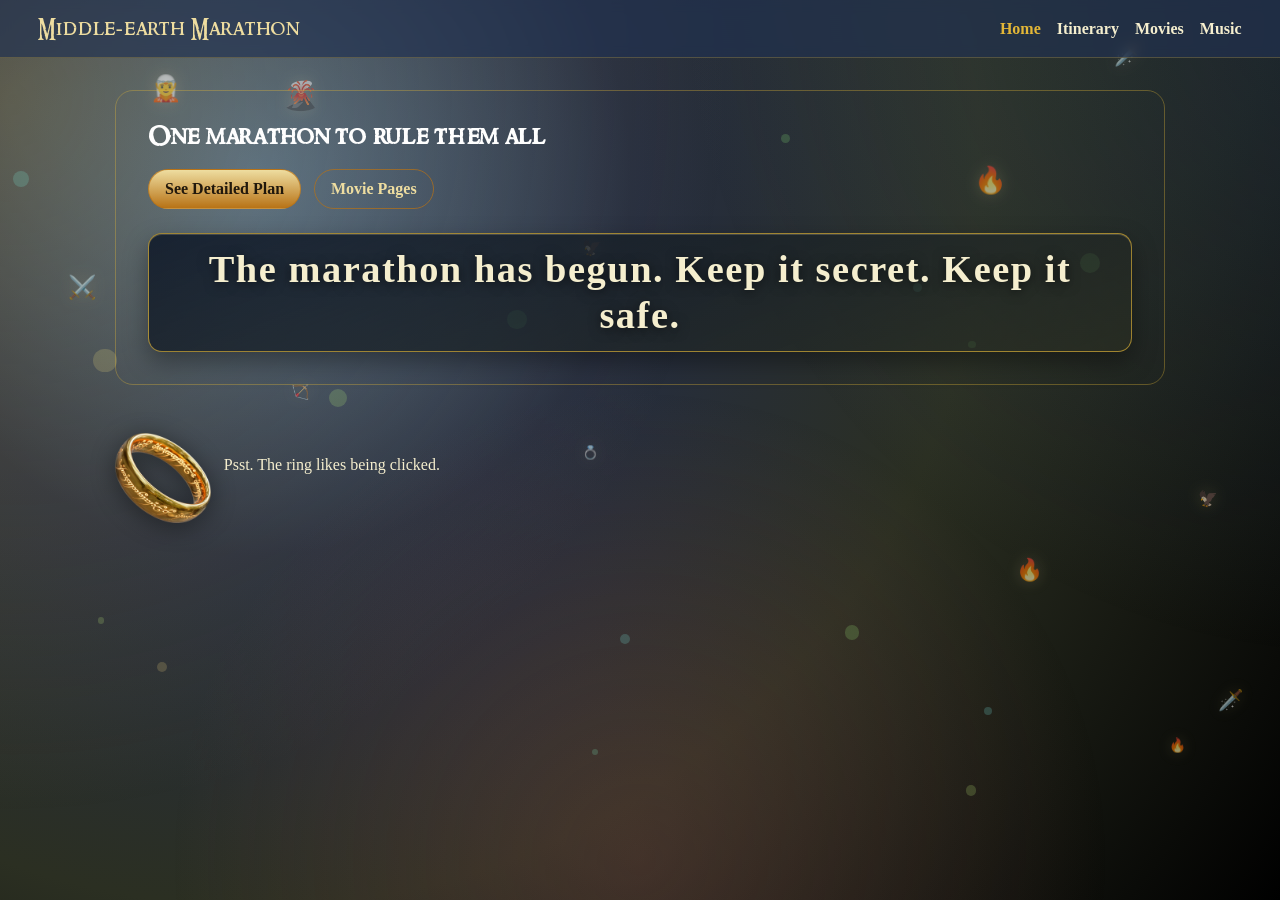
<file: index.html>
<!doctype html>
<html lang="en">
<head>
  <meta charset="UTF-8">
  <meta name="viewport" content="width=device-width, initial-scale=1.0">
  <title>Middle-earth Marathon | 1-3 May</title>
  <meta name="description" content="An epic Hobbit + LOTR marathon weekend site with schedule, music, and hidden easter eggs.">
  <link rel="stylesheet" href="styles.css">
</head>
<body data-page="home">
  <div class="bg-glow"></div>
  <header class="site-header">
    <a class="brand" href="index.html">Middle-earth Marathon</a>
    <div id="anthem-slot" class="anthem-slot" aria-label="Music controls"></div>
    <nav>
      <a href="index.html" aria-current="page">Home</a>
      <a href="itinerary.html">Itinerary</a>
      <a href="movies.html">Movies</a>
      <a href="music.html">Music</a>
    </nav>
  </header>

  <main>
    <section class="hero">
      <h1>One marathon to rule them all</h1>
      <div class="cta-row">
        <a class="button" href="itinerary.html">See Detailed Plan</a>
        <a class="button ghost" href="movies.html">Movie Pages</a>
      </div>
      <div id="countdown" class="countdown" aria-live="polite"></div>
    </section>

  </main>

  <footer>
    <button id="ring-button" class="ring" aria-label="The One Ring"><img class="ring-svg" src="assets/images/one-ring.png" alt="" aria-hidden="true"><span class="sr-only">The One Ring</span></button>
    <p id="ring-message">Psst. The ring likes being clicked.</p>
  </footer>

  <script src="app.js"></script>
</body>
</html>
</file>
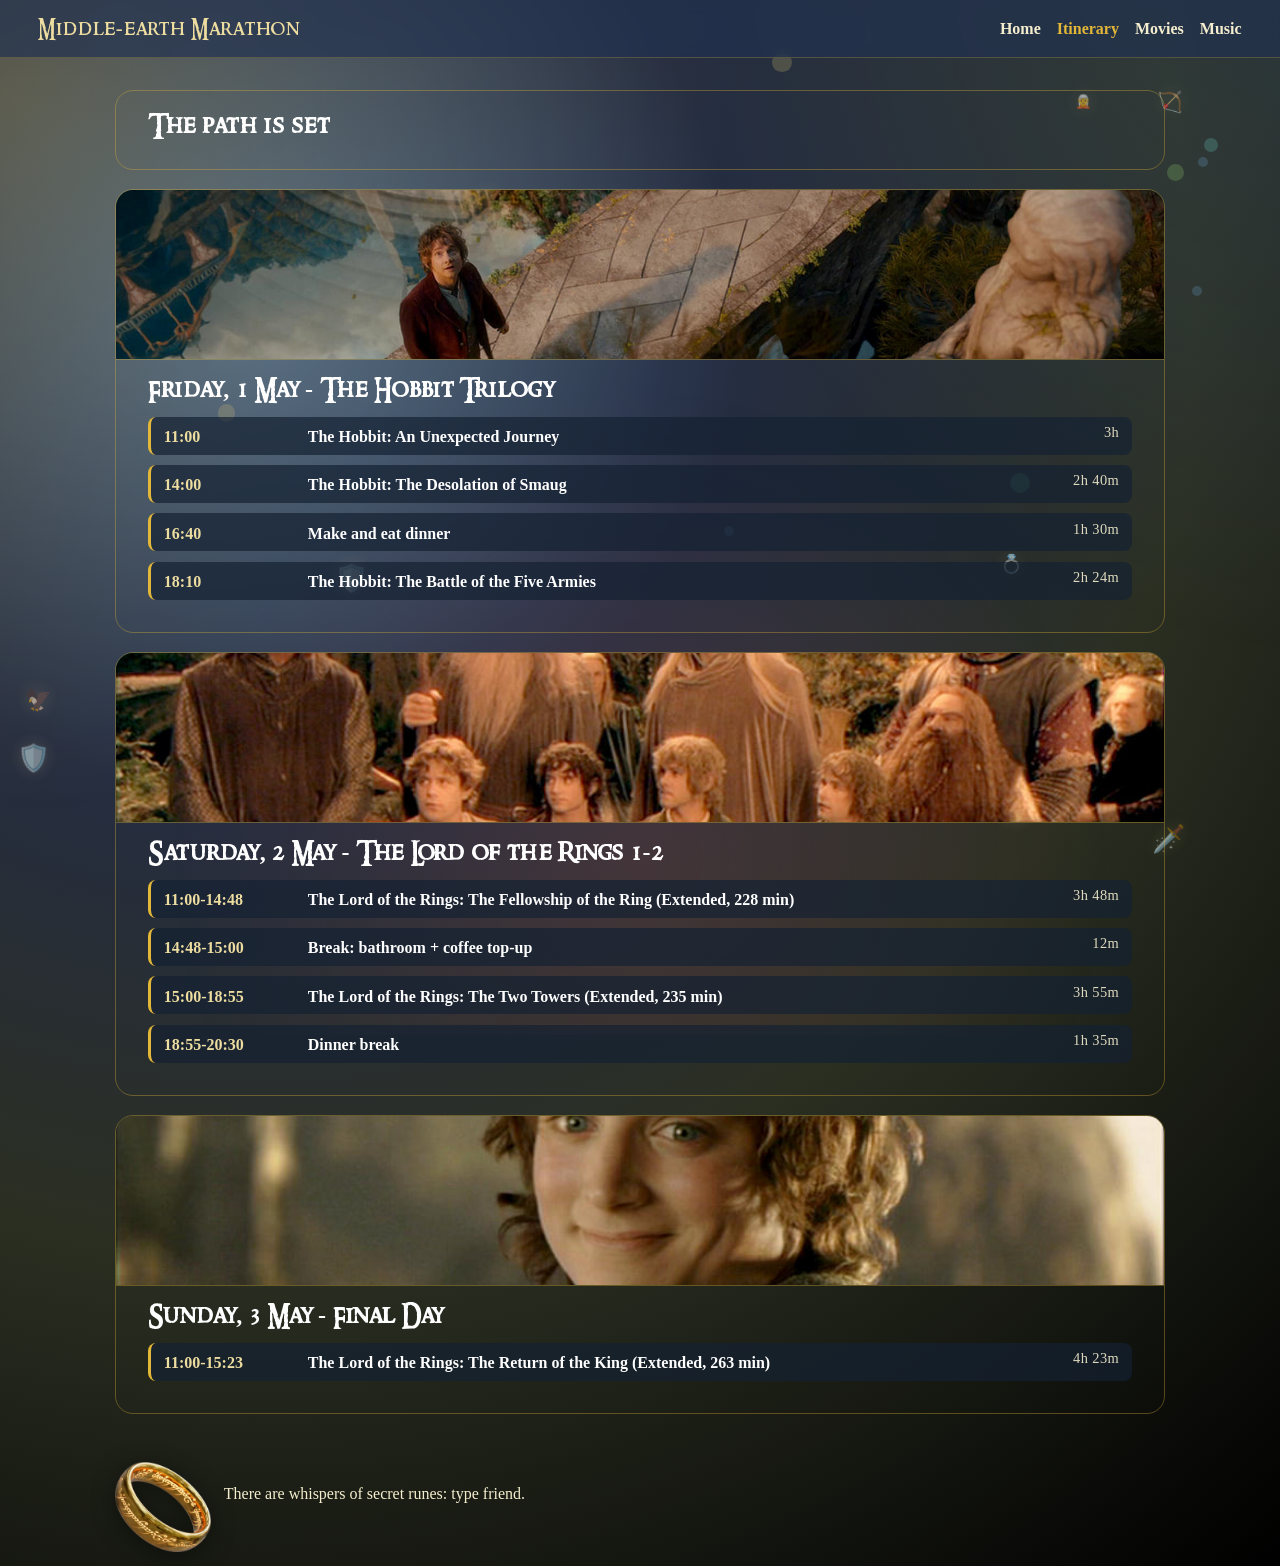
<file: itinerary.html>
<!doctype html>
<html lang="en">
<head>
  <meta charset="UTF-8">
  <meta name="viewport" content="width=device-width, initial-scale=1.0">
  <title>Itinerary | Middle-earth Marathon</title>
  <link rel="stylesheet" href="styles.css">
</head>
<body data-page="itinerary">
  <div class="bg-glow"></div>
  <header class="site-header">
    <a class="brand" href="index.html">Middle-earth Marathon</a>
    <div id="anthem-slot" class="anthem-slot" aria-label="Music controls"></div>
    <nav>
      <a href="index.html">Home</a>
      <a href="itinerary.html" aria-current="page">Itinerary</a>
      <a href="movies.html">Movies</a>
      <a href="music.html">Music</a>
    </nav>
  </header>

  <main>
    <section class="hero small">
      <h1>The path is set</h1>
    </section>

    <section class="panel day-panel">
      <img class="panel-banner" src="assets/images/htrlr127.jpg" alt="Bilbo still" loading="lazy">
      <h2>Friday, 1 May - The Hobbit Trilogy</h2>
      <div class="agenda">
        <div class="agenda-item"><span>11:00</span><strong>The Hobbit: An Unexpected Journey</strong><em class="agenda-duration">3h</em></div>
        <div class="agenda-item"><span>14:00</span><strong>The Hobbit: The Desolation of Smaug</strong><em class="agenda-duration">2h 40m</em></div>
        <div class="agenda-item"><span>16:40</span><strong>Make and eat dinner</strong><em class="agenda-duration">1h 30m</em></div>
        <div class="agenda-item"><span>18:10</span><strong>The Hobbit: The Battle of the Five Armies</strong><em class="agenda-duration">2h 24m</em></div>
      </div>
    </section>

    <section class="panel day-panel">
      <img class="panel-banner" src="assets/images/fotr0853.jpg" alt="Fellowship still" loading="lazy">
      <h2>Saturday, 2 May - The Lord of the Rings 1-2</h2>
      <div class="agenda">
        <div class="agenda-item"><span>11:00-14:48</span><strong>The Lord of the Rings: The Fellowship of the Ring (Extended, 228 min)</strong><em class="agenda-duration">3h 48m</em></div>
        <div class="agenda-item"><span>14:48-15:00</span><strong>Break: bathroom + coffee top-up</strong><em class="agenda-duration">12m</em></div>
        <div class="agenda-item"><span>15:00-18:55</span><strong>The Lord of the Rings: The Two Towers (Extended, 235 min)</strong><em class="agenda-duration">3h 55m</em></div>
        <div class="agenda-item"><span>18:55-20:30</span><strong>Dinner break</strong><em class="agenda-duration">1h 35m</em></div>
      </div>
    </section>

    <section class="panel day-panel">
      <img class="panel-banner" src="assets/images/rotk2513.jpg" alt="Frodo still" loading="lazy">
      <h2>Sunday, 3 May - Final Day</h2>
      <div class="agenda">
        <div class="agenda-item"><span>11:00-15:23</span><strong>The Lord of the Rings: The Return of the King (Extended, 263 min)</strong><em class="agenda-duration">4h 23m</em></div>
      </div>
    </section>

  </main>

  <footer>
    <button id="ring-button" class="ring" aria-label="The One Ring"><img class="ring-svg" src="assets/images/one-ring.png" alt="" aria-hidden="true"><span class="sr-only">The One Ring</span></button>
    <p id="ring-message">There are whispers of secret runes: type friend.</p>
  </footer>
  <script src="app.js"></script>
</body>
</html>
</file>
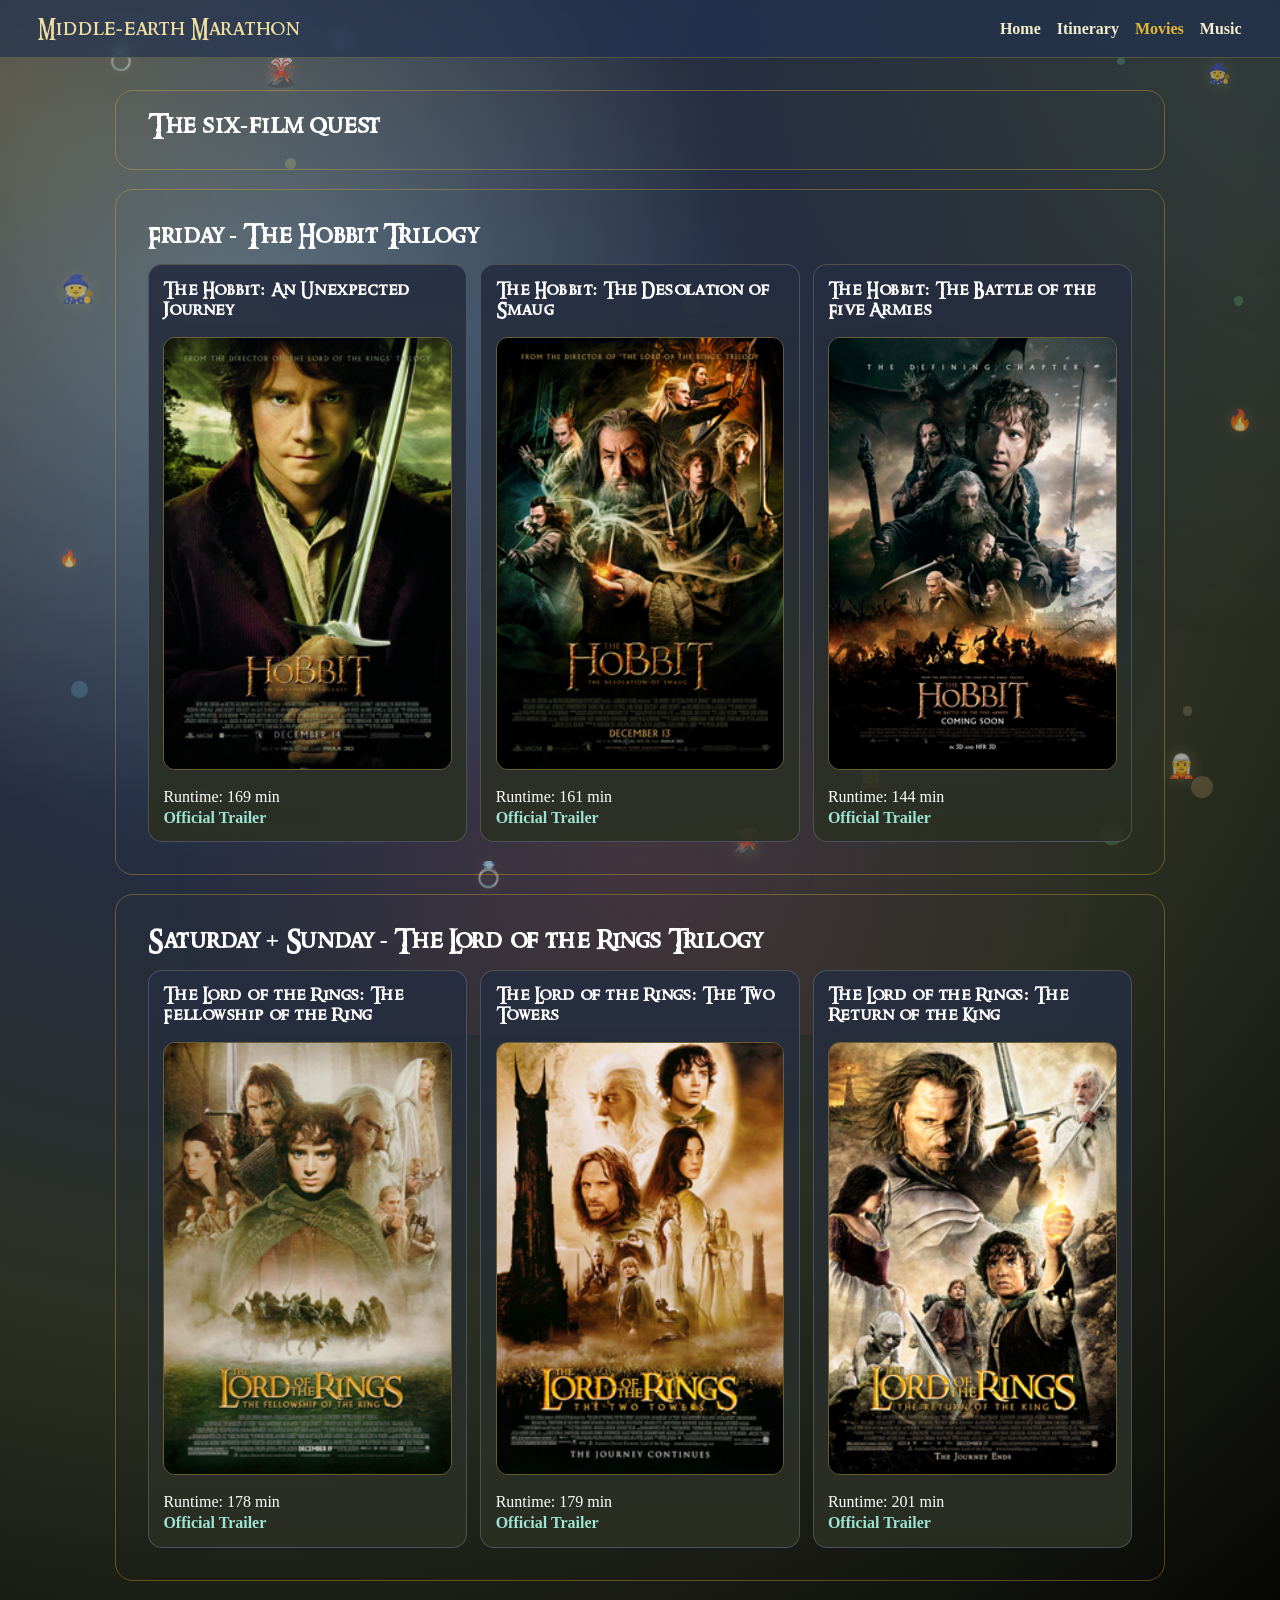
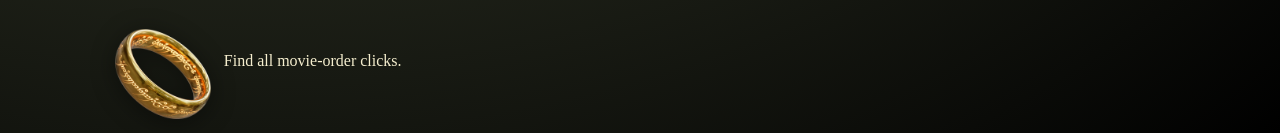
<file: movies.html>
<!doctype html>
<html lang="en">
<head>
  <meta charset="UTF-8">
  <meta name="viewport" content="width=device-width, initial-scale=1.0">
  <title>Movies | Middle-earth Marathon</title>
  <link rel="stylesheet" href="styles.css">
</head>
<body data-page="movies">
  <div class="bg-glow"></div>
  <header class="site-header">
    <a class="brand" href="index.html">Middle-earth Marathon</a>
    <div id="anthem-slot" class="anthem-slot" aria-label="Music controls"></div>
    <nav>
      <a href="index.html">Home</a>
      <a href="itinerary.html">Itinerary</a>
      <a href="movies.html" aria-current="page">Movies</a>
      <a href="music.html">Music</a>
    </nav>
  </header>

  <main>
    <section class="hero small">
      <h1>The six-film quest</h1>
    </section>

    <section class="panel">
      <h2>Friday - The Hobbit Trilogy</h2>
      <div class="cards">
        <article class="card movie-card">
          <h3><button class="secret-title" data-order="1">The Hobbit: An Unexpected Journey</button></h3>
          <img class="poster" src="assets/posters/hobbit-unexpected-journey.jpeg" alt="The Hobbit: An Unexpected Journey poster" loading="lazy">
          <p>Runtime: 169 min</p>
          <a href="https://www.youtube.com/watch?v=SDnYMbYB-nU" target="_blank" rel="noreferrer">Official Trailer</a>
        </article>
        <article class="card movie-card">
          <h3><button class="secret-title" data-order="2">The Hobbit: The Desolation of Smaug</button></h3>
          <img class="poster" src="assets/posters/hobbit-desolation-of-smaug.jpg" alt="The Hobbit: The Desolation of Smaug poster" loading="lazy">
          <p>Runtime: 161 min</p>
          <a href="https://www.youtube.com/watch?v=OPVWy1tFXuc" target="_blank" rel="noreferrer">Official Trailer</a>
        </article>
        <article class="card movie-card">
          <h3><button class="secret-title" data-order="3">The Hobbit: The Battle of the Five Armies</button></h3>
          <img class="poster" src="assets/posters/hobbit-battle-of-five-armies.png" alt="The Hobbit: The Battle of the Five Armies poster" loading="lazy">
          <p>Runtime: 144 min</p>
          <a href="https://www.youtube.com/watch?v=iVAgTiBrrDA" target="_blank" rel="noreferrer">Official Trailer</a>
        </article>
      </div>
    </section>

    <section class="panel">
      <h2>Saturday + Sunday - The Lord of the Rings Trilogy</h2>
      <div class="cards">
        <article class="card movie-card">
          <h3><button class="secret-title" data-order="4">The Lord of the Rings: The Fellowship of the Ring</button></h3>
          <img class="poster" src="assets/posters/lotr-fellowship.jpg" alt="The Lord of the Rings: The Fellowship of the Ring poster" loading="lazy">
          <p>Runtime: 178 min</p>
          <a href="https://www.youtube.com/watch?v=V75dMMIW2B4" target="_blank" rel="noreferrer">Official Trailer</a>
        </article>
        <article class="card movie-card">
          <h3><button class="secret-title" data-order="5">The Lord of the Rings: The Two Towers</button></h3>
          <img class="poster" src="assets/posters/lotr-two-towers.jpg" alt="The Lord of the Rings: The Two Towers poster" loading="lazy">
          <p>Runtime: 179 min</p>
          <a href="https://www.youtube.com/watch?v=LbfMDwc4azU" target="_blank" rel="noreferrer">Official Trailer</a>
        </article>
        <article class="card movie-card">
          <h3><button class="secret-title" data-order="6">The Lord of the Rings: The Return of the King</button></h3>
          <img class="poster" src="assets/posters/lotr-return-of-the-king.jpg" alt="The Lord of the Rings: The Return of the King poster" loading="lazy">
          <p>Runtime: 201 min</p>
          <a href="https://www.youtube.com/watch?v=r5X-hFf6Bwo" target="_blank" rel="noreferrer">Official Trailer</a>
        </article>
      </div>
      <p id="fellowship-badge" class="hidden-badge">Unlocked: There and Back Again badge</p>
    </section>

  </main>

  <footer>
    <button id="ring-button" class="ring" aria-label="The One Ring"><img class="ring-svg" src="assets/images/one-ring.png" alt="" aria-hidden="true"><span class="sr-only">The One Ring</span></button>
    <p id="ring-message">Find all movie-order clicks.</p>
  </footer>
  <script src="app.js"></script>
</body>
</html>
</file>
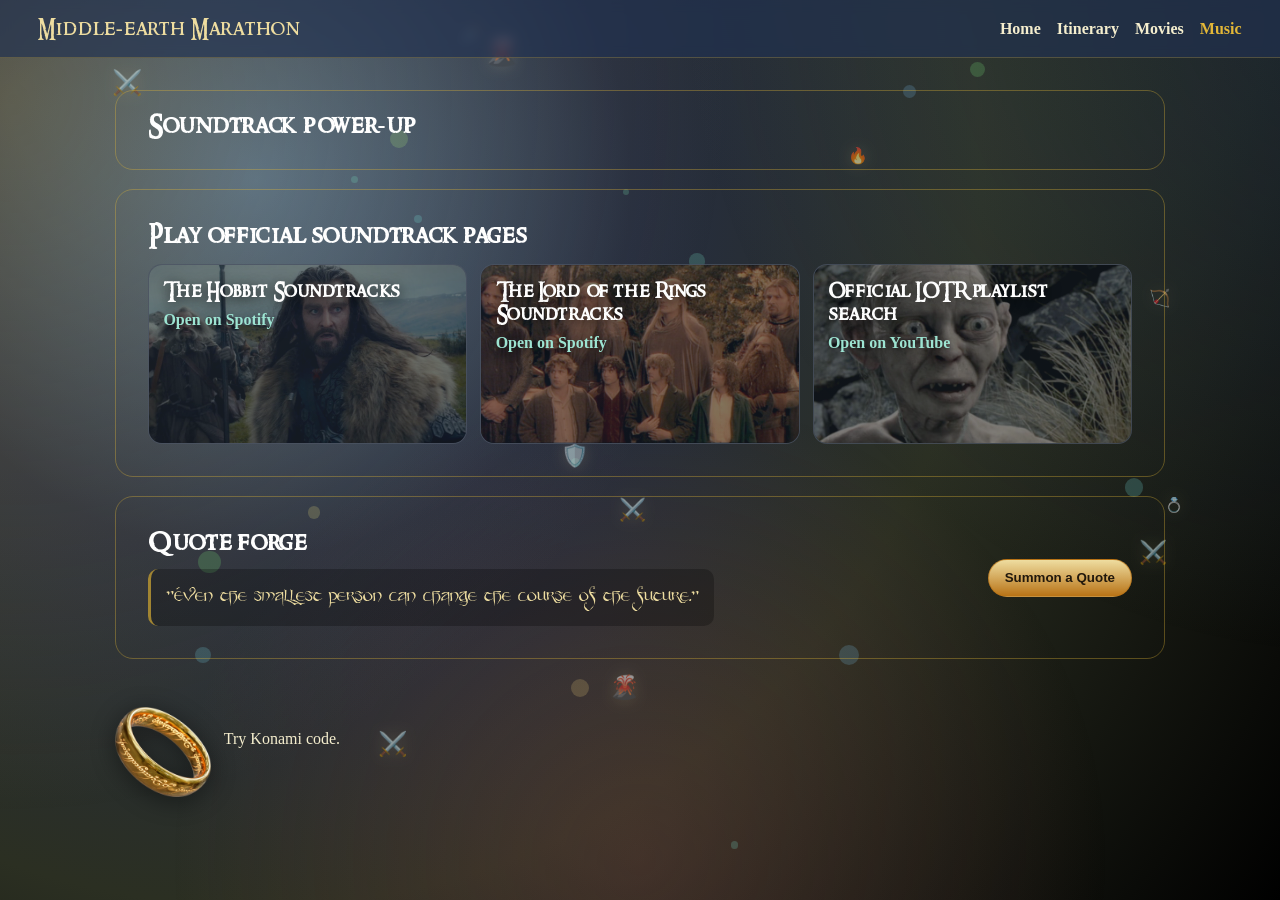
<file: music.html>
<!doctype html>
<html lang="en">
<head>
  <meta charset="UTF-8">
  <meta name="viewport" content="width=device-width, initial-scale=1.0">
  <title>Music & Hype | Middle-earth Marathon</title>
  <link rel="stylesheet" href="styles.css">
</head>
<body data-page="music">
  <div class="bg-glow"></div>
  <header class="site-header">
    <a class="brand" href="index.html">Middle-earth Marathon</a>
    <div id="anthem-slot" class="anthem-slot" aria-label="Music controls"></div>
    <nav>
      <a href="index.html">Home</a>
      <a href="itinerary.html">Itinerary</a>
      <a href="movies.html">Movies</a>
      <a href="music.html" aria-current="page">Music</a>
    </nav>
  </header>

  <main>
    <section class="hero small">
      <h1>Soundtrack power-up</h1>
    </section>

    <section class="panel">
      <h2>Play official soundtrack pages</h2>
      <div class="cards">
        <article class="card scene-link">
          <img class="card-bg" src="assets/images/htrlr067.jpg" alt="Dwarves still" loading="lazy">
          <h3>The Hobbit Soundtracks</h3>
          <a href="https://open.spotify.com/search/the%20hobbit%20howard%20shore" target="_blank" rel="noreferrer">Open on Spotify</a>
        </article>
        <article class="card scene-link">
          <img class="card-bg" src="assets/images/fotr0853.jpg" alt="Fellowship still" loading="lazy">
          <h3>The Lord of the Rings Soundtracks</h3>
          <a href="https://open.spotify.com/search/lord%20of%20the%20rings%20howard%20shore" target="_blank" rel="noreferrer">Open on Spotify</a>
        </article>
        <article class="card scene-link">
          <img class="card-bg" src="assets/images/ttt0059.jpg" alt="Gollum still" loading="lazy">
          <h3>Official LOTR playlist search</h3>
          <a href="https://www.youtube.com/results?search_query=lord+of+the+rings+official+soundtrack" target="_blank" rel="noreferrer">Open on YouTube</a>
        </article>
      </div>
    </section>

    <section class="panel split quote-forge">
      <div>
        <h2>Quote forge</h2>
        <p id="quote-output" class="quote quote-box">"Even the smallest person can change the course of the future."</p>
      </div>
      <button id="quote-btn" class="button">Summon a Quote</button>
    </section>
  </main>

  <footer>
    <button id="ring-button" class="ring" aria-label="The One Ring"><img class="ring-svg" src="assets/images/one-ring.png" alt="" aria-hidden="true"><span class="sr-only">The One Ring</span></button>
    <p id="ring-message">Try Konami code.</p>
  </footer>
  <script src="app.js"></script>
</body>
</html>
</file>
<file: styles.css>
:root {
  --black: #000000;
  --moss-1: #2b2f22;
  --moss-2: #3c422f;
  --moss-3: #4a4d35;
  --moss-4: #5e614d;
  --rotk-1: #213150;
  --rotk-2: #252d41;
  --rotk-3: #2f486c;
  --rotk-4: #46668f;
  --tower-1: #502730;
  --tower-2: #532b35;
  --tower-3: #602932;
  --tower-4: #8c4949;
  --logo-copper: #b87316;
  --logo-gold: #e3b737;
  --logo-light: #eedda0;
  --logo-ivory: #f5eece;
  --ink: #fefefe;
}

@font-face {
  font-family: "Ringbearer";
  src: url("assets/fonts/RingbearerMedium-51mgZ.ttf") format("truetype");
  font-display: swap;
}

@font-face {
  font-family: "Party Business";
  src: url("assets/fonts/PartyBusiness-4B0K.ttf") format("truetype");
  font-display: swap;
}

* {
  box-sizing: border-box;
}

html,
body {
  margin: 0;
  padding: 0;
  font-family: Georgia, "Times New Roman", serif;
  color: var(--ink);
  transition: background 700ms ease, filter 700ms ease;
}

html {
  min-height: 100%;
  background: radial-gradient(circle at 20% 20%, var(--rotk-4) 0%, var(--rotk-2) 30%, var(--moss-1) 58%, var(--black) 100%);
}

body {
  min-height: 100vh;
  background: transparent;
}

body[data-page="secret"]::before {
  content: "";
  position: fixed;
  inset: 0;
  background: url("assets/images/doors-of-durin.png") center/contain no-repeat;
  opacity: 0.22;
  filter: hue-rotate(170deg) saturate(1.8) brightness(0.85) drop-shadow(0 0 38px rgba(66, 170, 255, 0.65));
  pointer-events: none;
  z-index: 0;
}

body[data-page="secret"]::after {
  content: "";
  position: fixed;
  inset: 0;
  background: radial-gradient(circle at 50% 48%, rgba(74, 170, 255, 0.2), rgba(5, 11, 22, 0.4) 45%, rgba(5, 11, 22, 0.76));
  pointer-events: none;
  z-index: 0;
}

.bg-glow {
  position: fixed;
  inset: -15vh -20vw;
  pointer-events: none;
  z-index: 0;
  background:
    radial-gradient(circle at 15% 20%, rgba(227, 183, 55, 0.26), transparent 40%),
    radial-gradient(circle at 90% 10%, rgba(70, 102, 143, 0.28), transparent 35%),
    radial-gradient(circle at 50% 85%, rgba(140, 73, 73, 0.28), transparent 35%);
}

.floating-field {
  position: fixed;
  inset: 0;
  overflow: hidden;
  pointer-events: none;
  z-index: 1;
}

.float-shard {
  position: absolute;
  border-radius: 999px;
  opacity: 0.45;
  filter: blur(0.3px);
  animation: drift var(--speed) ease-in-out infinite;
}

.emoji-field {
  position: fixed;
  inset: 0;
  overflow: hidden;
  pointer-events: none;
  z-index: 2;
}

.float-emoji {
  position: absolute;
  opacity: 0.58;
  animation: drift var(--speed) ease-in-out infinite;
  filter: drop-shadow(0 0 8px rgba(238, 221, 160, 0.3));
}

@keyframes drift {
  0%,
  100% {
    transform: translateY(0) translateX(0) rotate(0deg);
  }
  50% {
    transform: translateY(calc(var(--rise) * -1)) translateX(var(--slide)) rotate(10deg);
  }
}

.site-header {
  display: grid;
  grid-template-columns: 1fr auto 1fr;
  align-items: center;
  gap: 1rem;
  padding: 1rem clamp(1rem, 3vw, 3rem);
  position: sticky;
  top: 0;
  backdrop-filter: blur(6px);
  background: rgba(33, 49, 80, 0.68);
  border-bottom: 1px solid rgba(227, 183, 55, 0.25);
  z-index: 20;
}

.brand {
  text-decoration: none;
  color: var(--logo-light);
  font-family: "Ringbearer", serif;
  font-size: 1.3rem;
  letter-spacing: 0.05em;
  justify-self: start;
}

.anthem-slot {
  justify-self: center;
}

nav {
  display: flex;
  gap: 1rem;
  flex-wrap: wrap;
  justify-self: end;
}

nav a {
  color: var(--logo-ivory);
  text-decoration: none;
  font-weight: 700;
}

nav a[aria-current="page"] {
  color: var(--logo-gold);
}

main {
  width: min(1050px, 92vw);
  margin: 2rem auto 3rem;
  display: grid;
  gap: 1.2rem;
  position: relative;
  z-index: 5;
}

.hero,
.panel {
  border: 1px solid rgba(227, 183, 55, 0.35);
  border-radius: 18px;
  padding: clamp(1rem, 3.5vw, 2rem);
  background: transparent;
  box-shadow: none;
  transition: border-color 500ms ease, background 500ms ease, box-shadow 500ms ease;
}

.hero.small {
  padding: 1.3rem clamp(1rem, 3vw, 2rem);
}

h1,
h2,
h3 {
  margin: 0 0 0.5rem;
  font-family: "Ringbearer", serif;
  letter-spacing: 0.03em;
}

p {
  margin: 0;
  line-height: 1.5;
}

.tag {
  color: var(--logo-gold);
  font-weight: 700;
  text-transform: uppercase;
  letter-spacing: 0.08em;
  margin-bottom: 0.6rem;
}

.lead {
  margin: 0.8rem 0 0;
  max-width: 66ch;
}

.cta-row {
  display: flex;
  gap: 0.8rem;
  margin-top: 1.1rem;
  flex-wrap: wrap;
}

.button {
  border: 1px solid rgba(184, 115, 22, 0.7);
  background: linear-gradient(180deg, var(--logo-light), var(--logo-copper));
  color: #21180c;
  border-radius: 999px;
  padding: 0.65rem 1rem;
  text-decoration: none;
  font-weight: 700;
  cursor: pointer;
  transition: background 300ms ease, color 300ms ease, border-color 300ms ease;
}

.button.ghost {
  background: transparent;
  color: var(--logo-light);
}

.countdown {
  margin: 1.5rem auto 0;
  color: var(--logo-ivory);
  font-weight: 700;
  font-size: clamp(1.4rem, 4vw, 2.4rem);
  letter-spacing: 0.04em;
  line-height: 1.2;
  display: flex;
  width: fit-content;
  align-items: center;
  padding: 0.75rem 1rem;
  border-radius: 14px;
  border: 1px solid rgba(227, 183, 55, 0.65);
  background:
    linear-gradient(160deg, rgba(15, 25, 41, 0.88), rgba(43, 47, 34, 0.6));
  box-shadow:
    0 10px 24px rgba(0, 0, 0, 0.35),
    inset 0 1px 0 rgba(255, 238, 198, 0.18);
  text-shadow: 0 2px 12px rgba(0, 0, 0, 0.6);
  flex-direction: column;
  align-items: center;
  gap: 0.2rem;
  text-align: center;
}

.countdown-label {
  font-size: clamp(1.6rem, 2.8vw, 2rem);
  letter-spacing: 0.08em;
  text-transform: uppercase;
  color: rgba(245, 238, 206, 0.9);
}

.countdown-time {
  font-size: clamp(2.9rem, 8.6vw, 5.1rem);
  font-weight: 800;
  color: var(--logo-light);
  animation: countdown-pulse 1s ease-in-out infinite;
}

@keyframes countdown-pulse {
  0%,
  100% {
    text-shadow: 0 0 10px rgba(255, 203, 107, 0.45);
  }
  50% {
    text-shadow: 0 0 18px rgba(255, 203, 107, 0.9);
  }
}

.timeline-grid,
.cards {
  margin-top: 0.9rem;
  display: grid;
  gap: 0.8rem;
  grid-template-columns: repeat(auto-fit, minmax(220px, 1fr));
}

.card,
.timeline-grid article {
  border: 1px solid rgba(182, 189, 199, 0.25);
  border-radius: 14px;
  padding: 0.9rem;
  background: rgba(21, 32, 48, 0.65);
}

.cinematic {
  align-items: stretch;
}

.scene-card {
  position: relative;
  overflow: hidden;
  min-height: 210px;
  display: grid;
  align-content: end;
}

.scene-card img {
  position: absolute;
  inset: 0;
  width: 100%;
  height: 100%;
  object-fit: cover;
  opacity: 0.55;
}

.scene-card h3,
.scene-card p {
  position: relative;
  z-index: 1;
  text-shadow: 0 3px 12px rgba(0, 0, 0, 0.8);
}

.movie-card {
  background: linear-gradient(180deg, rgba(37, 45, 65, 0.9), rgba(43, 47, 34, 0.92));
}

.day-panel {
  overflow: hidden;
}

.panel-banner {
  width: calc(100% + 4rem);
  margin: -2rem -2rem 1rem;
  height: 170px;
  object-fit: cover;
  display: block;
  border-bottom: 1px solid rgba(227, 183, 55, 0.35);
}

.scene-link {
  position: relative;
  overflow: hidden;
  min-height: 180px;
}

.card-bg {
  position: absolute;
  inset: 0;
  width: 100%;
  height: 100%;
  object-fit: cover;
  opacity: 0.45;
}

.scene-link h3,
.scene-link a {
  position: relative;
  z-index: 1;
  text-shadow: 0 3px 14px rgba(0, 0, 0, 0.85);
}

.poster {
  width: 100%;
  aspect-ratio: 2 / 3;
  object-fit: cover;
  border-radius: 12px;
  margin: 0.5rem 0 0.7rem;
  border: 1px solid rgba(227, 183, 55, 0.35);
}

.image-grid {
  margin-top: 1rem;
  display: grid;
  gap: 0.8rem;
  grid-template-columns: repeat(auto-fit, minmax(220px, 1fr));
}

.image-grid.dense {
  grid-template-columns: repeat(auto-fit, minmax(170px, 1fr));
}

.image-grid a {
  display: block;
  border-radius: 14px;
  overflow: hidden;
  border: 1px solid rgba(227, 183, 55, 0.25);
  transform: translateY(0);
  transition: transform 180ms ease;
}

.image-grid a:hover {
  transform: translateY(-4px);
}

.image-grid img {
  width: 100%;
  height: 100%;
  min-height: 220px;
  object-fit: cover;
  display: block;
}

.card a {
  color: #9de4d2;
  text-decoration: none;
  font-weight: 700;
}

.split {
  display: flex;
  justify-content: space-between;
  gap: 1rem;
  align-items: center;
  flex-wrap: wrap;
}

.agenda {
  margin-top: 0.8rem;
  display: grid;
  gap: 0.65rem;
}

.agenda-item {
  display: flex;
  gap: 1rem;
  align-items: baseline;
  border-left: 3px solid var(--logo-gold);
  padding: 0.7rem 6.2rem 0.55rem 0.8rem;
  background: rgba(20, 33, 50, 0.7);
  border-radius: 8px;
  position: relative;
}

.agenda-item span {
  min-width: 8rem;
  color: var(--logo-light);
  font-weight: 700;
}

.agenda-duration {
  position: absolute;
  right: 0.8rem;
  top: 0.45rem;
  margin: 0;
  font-style: normal;
  font-size: 0.9rem;
  color: rgba(245, 238, 206, 0.9);
  letter-spacing: 0.03em;
}

.ring {
  width: 96px;
  height: 64px;
  border: none;
  background: transparent;
  position: relative;
  cursor: pointer;
  display: grid;
  place-items: center;
  padding: 0;
}

.ring-svg {
  width: 100%;
  height: 100%;
  object-fit: contain;
  filter: drop-shadow(0 4px 12px rgba(0, 0, 0, 0.45));
}

.ring:hover {
  transform: translateY(-2px);
}

.ring.awake {
  animation: ring-pulse 900ms ease;
}

@keyframes ring-pulse {
  0% {
    transform: scale(1) rotate(0deg);
  }
  40% {
    transform: scale(1.08) rotate(8deg);
  }
  100% {
    transform: scale(1) rotate(0deg);
  }
}

.sr-only {
  position: absolute;
  width: 1px;
  height: 1px;
  padding: 0;
  margin: -1px;
  overflow: hidden;
  clip: rect(0, 0, 0, 0);
  white-space: nowrap;
  border: 0;
}

footer {
  width: min(1050px, 92vw);
  margin: 0 auto 2.5rem;
  display: flex;
  gap: 0.8rem;
  align-items: center;
  position: relative;
  z-index: 5;
  background: transparent;
}

#ring-message {
  color: var(--logo-ivory);
}

.quote {
  font-family: "Party Business", serif;
  font-size: 1.3rem;
  color: var(--logo-light);
}

.quote-box {
  margin-top: 0.75rem;
  padding: 0.8rem 0.95rem;
  border-left: 3px solid rgba(227, 183, 55, 0.65);
  background: rgba(0, 0, 0, 0.25);
  border-radius: 10px;
}

.hidden-badge {
  margin-top: 1rem;
  display: none;
  color: #9de4d2;
  font-weight: 700;
}

.hidden-badge.show {
  display: block;
}

.secret-title {
  all: unset;
  cursor: pointer;
  color: var(--ink);
  font-family: "Ringbearer", serif;
  font-size: 1.05rem;
}

body.eye-of-sauron {
  --rotk-1: #2a0f0f;
  --rotk-2: #3d1616;
  --rotk-3: #6e2118;
  --rotk-4: #9b341f;
  --moss-1: #1a1010;
  --moss-2: #2b1614;
  --moss-3: #4f1f1a;
  --moss-4: #6f251b;
  --logo-copper: #bf4d1c;
  --logo-gold: #ff9b2f;
  --logo-light: #ffd07a;
  --logo-ivory: #ffe6bf;
  animation: mordor-pulse 2.4s ease-in-out infinite;
}

body.eye-of-sauron .bg-glow {
  background:
    radial-gradient(circle at 50% 50%, rgba(255, 92, 31, 0.55), transparent 35%),
    radial-gradient(circle at 18% 18%, rgba(255, 155, 47, 0.28), transparent 38%),
    radial-gradient(circle at 78% 72%, rgba(159, 29, 18, 0.4), transparent 45%);
}

body.eye-of-sauron .floating-field,
body.eye-of-sauron .emoji-field {
  opacity: 1;
  filter: saturate(1.35) brightness(1.1);
}

body.eye-of-sauron .float-shard,
body.eye-of-sauron .float-emoji {
  animation-duration: calc(var(--speed) * 0.75);
}

@keyframes mordor-pulse {
  0%,
  100% {
    filter: saturate(1.08) contrast(1.04);
  }
  50% {
    filter: saturate(1.22) contrast(1.1);
  }
}

.audio-dock {
  position: static;
  display: grid;
  grid-template-columns: 1fr auto;
  gap: 0.5rem;
  align-items: center;
  padding: 0.7rem 0.85rem;
  border-radius: 12px;
  border: 1px solid rgba(227, 183, 55, 0.35);
  background: rgba(37, 45, 65, 0.88);
  box-shadow: 0 10px 22px rgba(0, 0, 0, 0.35);
}

.audio-dock.is-hidden {
  display: none;
}

.audio-dock strong {
  grid-column: 1 / -1;
  font-family: "Ringbearer", serif;
  color: var(--logo-light);
  font-size: 0.9rem;
  letter-spacing: 0.03em;
}

.audio-dock button {
  border: 1px solid rgba(184, 115, 22, 0.7);
  background: linear-gradient(180deg, var(--logo-light), var(--logo-copper));
  color: #21180c;
  border-radius: 999px;
  padding: 0.25rem 0.75rem;
  font-weight: 700;
  cursor: pointer;
}

.audio-dock input[type="range"] {
  width: 140px;
}

.durin-gateway {
  position: fixed;
  inset: 0;
  z-index: 100;
  display: grid;
  place-items: center;
  background: radial-gradient(circle at 50% 50%, rgba(78, 181, 255, 0.22), rgba(4, 10, 20, 0.82));
  animation: durin-fade-in 360ms ease;
}

.durin-gateway img {
  height: 100vh;
  width: auto;
  max-width: 100vw;
  object-fit: contain;
  filter: drop-shadow(0 0 18px rgba(102, 203, 255, 0.9)) drop-shadow(0 0 48px rgba(53, 159, 245, 0.65));
  animation: durin-glow 2s ease-in-out infinite;
}

@keyframes durin-fade-in {
  from {
    opacity: 0;
  }
  to {
    opacity: 1;
  }
}

@keyframes durin-glow {
  0%,
  100% {
    filter: drop-shadow(0 0 16px rgba(102, 203, 255, 0.8)) drop-shadow(0 0 42px rgba(53, 159, 245, 0.58));
  }
  50% {
    filter: drop-shadow(0 0 24px rgba(129, 219, 255, 1)) drop-shadow(0 0 62px rgba(71, 174, 255, 0.78));
  }
}

.secret-main {
  width: min(1200px, 95vw);
  position: relative;
}

.secret-hero {
  text-align: center;
  position: relative;
  z-index: 3;
}

.secret-stage {
  position: relative;
  height: 480px;
  margin-top: 1.2rem;
  display: grid;
  place-items: center;
  overflow: visible;
}

.durin-core {
  width: 190px;
  height: 190px;
  border-radius: 50%;
  display: grid;
  place-items: center;
  font-family: "Ringbearer", serif;
  letter-spacing: 0.14em;
  color: var(--logo-light);
  border: 1px solid rgba(227, 183, 55, 0.6);
  background: radial-gradient(circle at 40% 30%, rgba(255, 212, 124, 0.2), rgba(20, 26, 35, 0.8) 68%);
  box-shadow: 0 0 32px rgba(227, 183, 55, 0.22), inset 0 0 22px rgba(0, 0, 0, 0.45);
  position: relative;
  z-index: 6;
}

.spin-orbit {
  position: absolute;
  left: 50%;
  top: 50%;
  width: 640px;
  height: 640px;
  transform: translate(-50%, -50%);
  animation: orbit-spin 26s linear infinite;
  z-index: 50;
  pointer-events: none;
}

.spin-orbit img {
  position: absolute;
  left: 50%;
  top: 50%;
  width: 190px;
  height: 120px;
  object-fit: cover;
  border-radius: 12px;
  border: 1px solid rgba(227, 183, 55, 0.5);
  box-shadow: 0 8px 26px rgba(0, 0, 0, 0.42);
  transform: rotate(calc(var(--i) * 60deg)) translateX(255px) rotate(calc(var(--i) * -60deg));
  animation: orbit-spin-reverse 26s linear infinite;
}

@keyframes orbit-spin {
  from {
    transform: translate(-50%, -50%) rotate(0deg);
  }
  to {
    transform: translate(-50%, -50%) rotate(360deg);
  }
}

@keyframes orbit-spin-reverse {
  from {
    transform: rotate(calc(var(--i) * 60deg)) translateX(255px) rotate(calc(var(--i) * -60deg)) rotate(0deg);
  }
  to {
    transform: rotate(calc(var(--i) * 60deg)) translateX(255px) rotate(calc(var(--i) * -60deg)) rotate(-360deg);
  }
}

@media (max-width: 700px) {
  .site-header {
    position: static;
    grid-template-columns: 1fr;
  }

  nav {
    gap: 0.7rem;
    justify-self: start;
  }

  .anthem-slot {
    justify-self: start;
    width: 100%;
  }

  footer {
    flex-direction: column;
    align-items: flex-start;
  }

  .panel-banner {
    width: calc(100% + 2rem);
    margin: -1rem -1rem 0.85rem;
    height: 140px;
  }

  .audio-dock {
    padding: 0.55rem 0.7rem;
  }

  .audio-dock input[type="range"] {
    width: 110px;
  }

  .secret-stage {
    height: 360px;
  }

  .spin-orbit {
    width: 420px;
    height: 420px;
  }

  .spin-orbit img {
    width: 124px;
    height: 84px;
    transform: rotate(calc(var(--i) * 60deg)) translateX(165px) rotate(calc(var(--i) * -60deg));
  }

  @keyframes orbit-spin-reverse {
    from {
      transform: rotate(calc(var(--i) * 60deg)) translateX(165px) rotate(calc(var(--i) * -60deg)) rotate(0deg);
    }
    to {
      transform: rotate(calc(var(--i) * 60deg)) translateX(165px) rotate(calc(var(--i) * -60deg)) rotate(-360deg);
    }
  }
}
</file>
